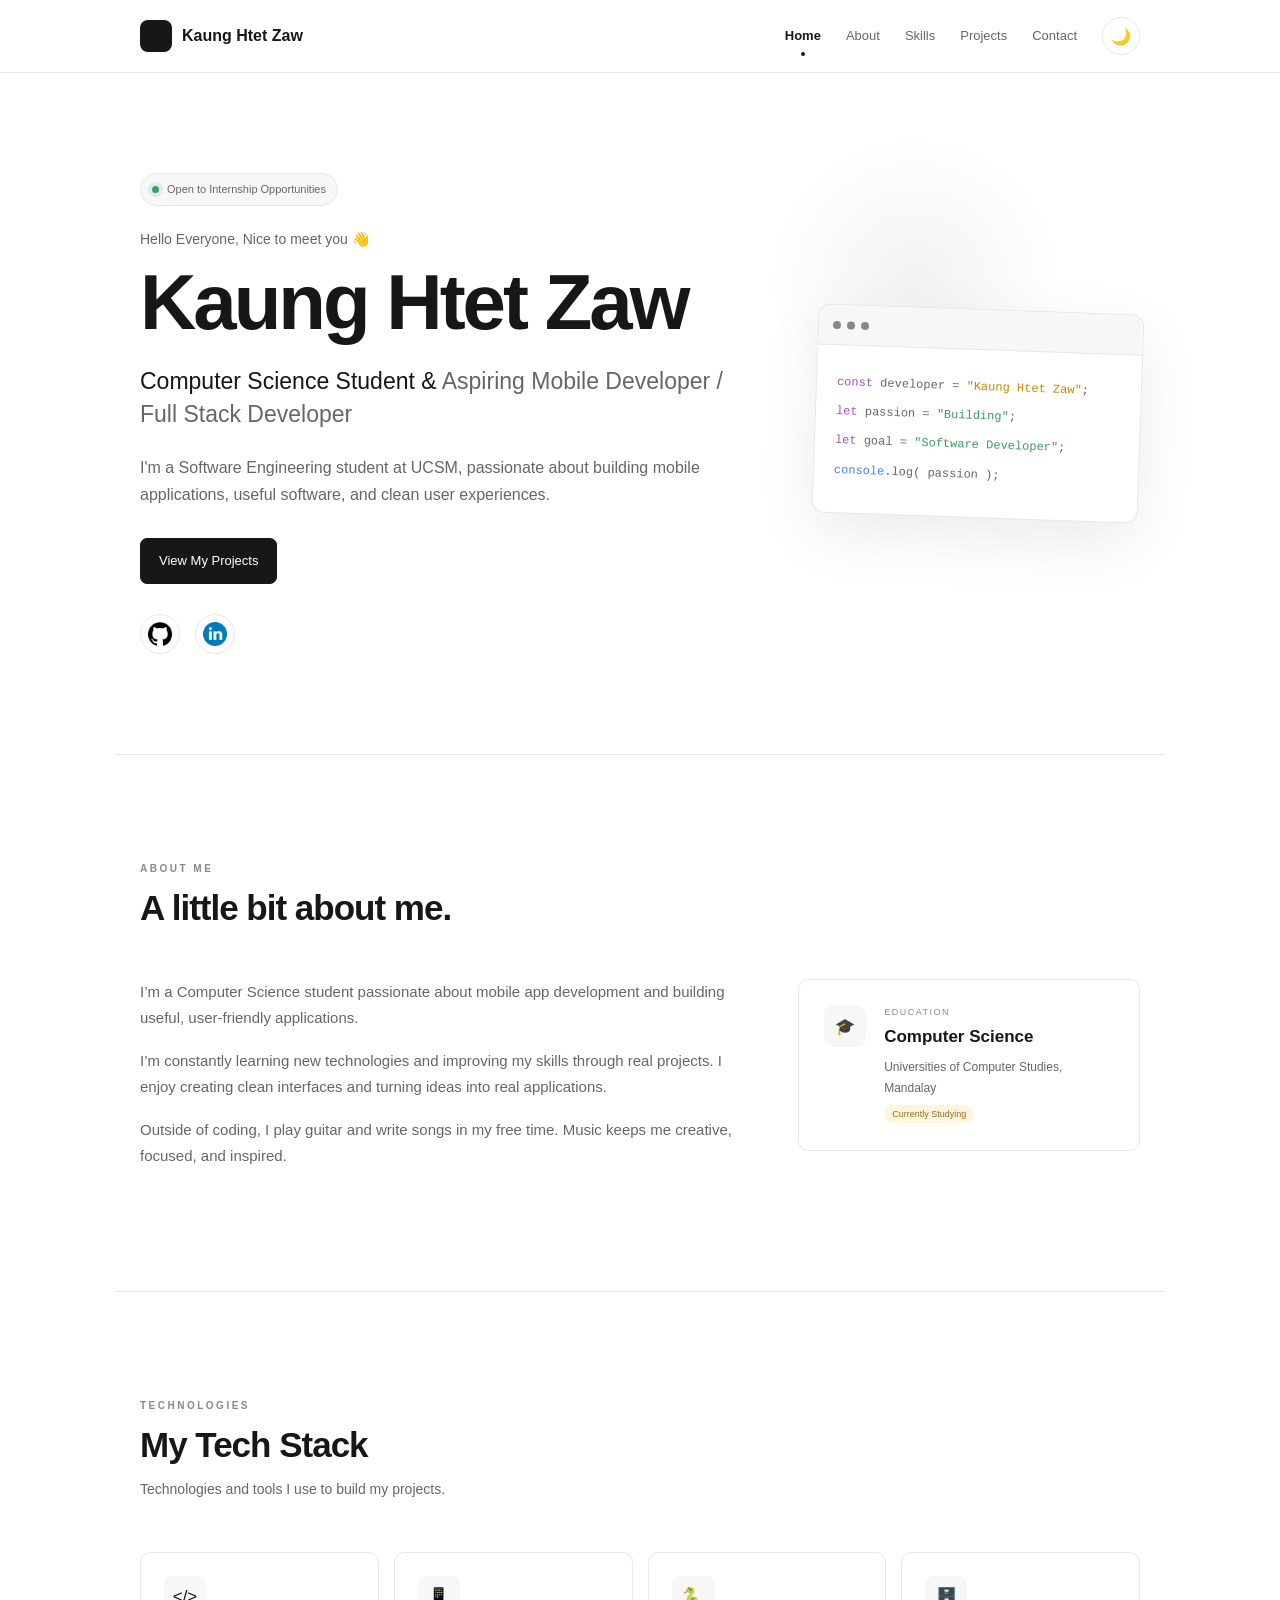
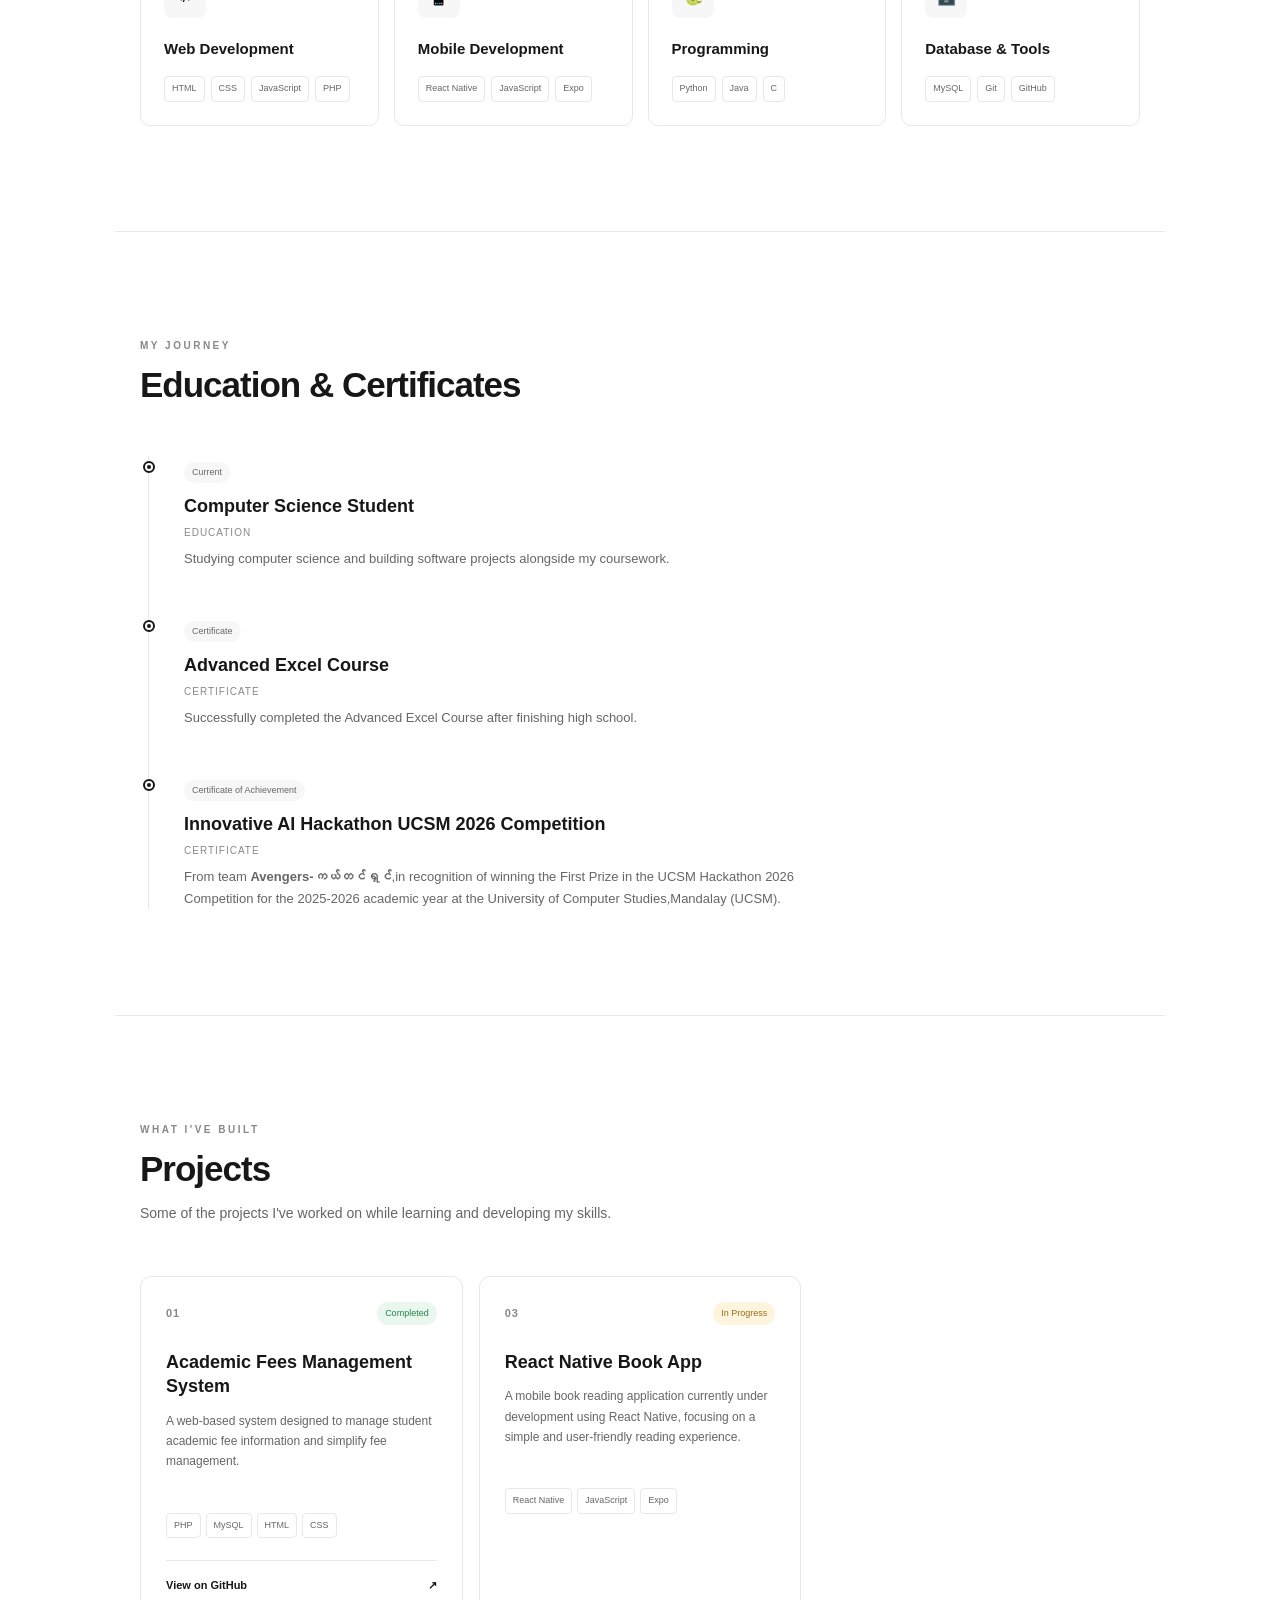
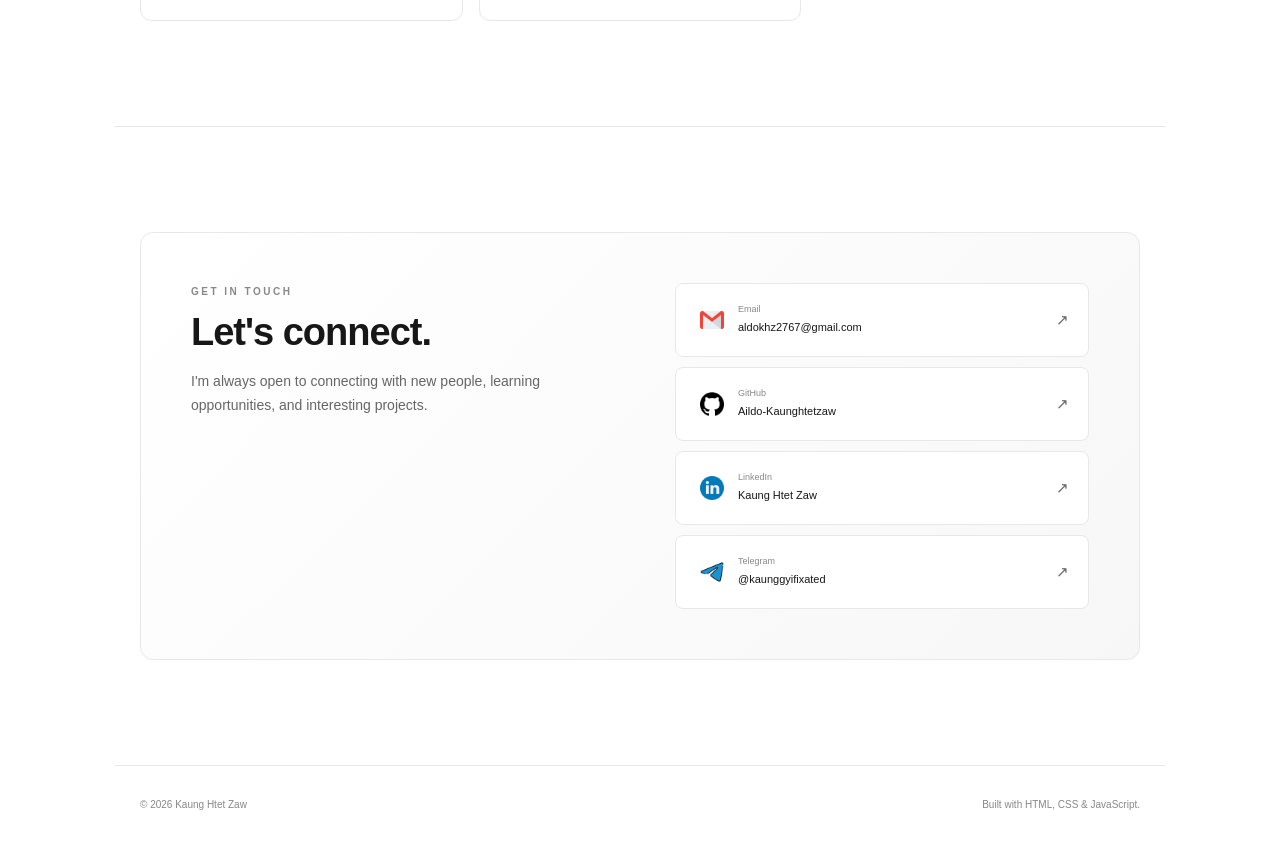
<file: index.html>
<!DOCTYPE html>
<html lang="en">

<head>
    <meta charset="UTF-8">
    <meta name="viewport" content="width=device-width, initial-scale=1.0">

    <meta
        name="description"
        content="Kaung Htet Zaw - Computer Science Student and Aspiring Mobile Developer / Full Stack Developer"
    >

    <title>Kaung Htet Zaw | Portfolio</title>

    <link rel="stylesheet" href="style.css">
</head>

<body>

    <!-- =========================
         NAVIGATION
    ========================== -->

    <header class="header">

        <nav class="navbar">

            <a href="#home" class="logo">
                <span></span>
                Kaung Htet Zaw
            </a>

            <div class="nav-right">

                <div class="nav-links">

                    <a href="#home" class="nav-link active">
                        Home
                    </a>

                    <a href="#about" class="nav-link">
                        About
                    </a>

                    <a href="#skills" class="nav-link">
                        Skills
                    </a>

                    <a href="#projects" class="nav-link">
                        Projects
                    </a>

                    <a href="#contact" class="nav-link">
                        Contact
                    </a>

                </div>

                <button
                    id="theme-toggle"
                    class="theme-toggle"
                    aria-label="Toggle dark mode"
                    title="Toggle theme"
                >
                    🌙
                </button>

            </div>

        </nav>

    </header>


    <!-- =========================
         HERO
    ========================== -->

    <main>

        <section id="home" class="hero">

            <div class="hero-content reveal">

                <div class="availability">
                    <span class="status-dot"></span>
                    Open to Internship Opportunities
                </div>

                <p class="hero-greeting">
                    Hello Everyone, Nice to meet you 👋
                </p>

                <h1>
                    Kaung Htet Zaw
                    <!-- <span>Zaw</span> -->
                </h1>

                <h2>
                    Computer Science Student &
                    <span>
                        Aspiring Mobile Developer / Full Stack Developer
                    </span>
                </h2>

                <p class="hero-description">
                    I'm a Software Engineering student at UCSM,
                    passionate about building mobile applications,
                    useful software, and clean user experiences.
                </p>

                <div class="hero-buttons">

                    <a href="#projects" class="btn primary">
                        View My Projects
                        <!-- <span>→</span> -->
                    </a>

                    <!-- <a
                        href="https://github.com/Aildo-Kaunghtetzaw"
                        target="_blank"
                        rel="noopener"
                        class="btn secondary"
                    >
                        Github
                    </a> -->

                </div>

                <div class="hero-socials">

                    <!-- <a href="mailto:aldokhz2767@gmail.com"
                    aria-label="Email"
                    >
                        <img src="images/gmail.png" alt="Gmail">
                    </a> -->

                    <a
                        href="https://github.com/Aildo-Kaunghtetzaw"
                        target="_blank"
                        rel="noopener"
                        aria-label="GitHub"
                    >
                       <img src="images/github.png" alt="Github">
                    </a>

                    <a
                        href="https://www.linkedin.com/in/kaung-htet-zaw-65b197430/"
                        target="_blank"
                        rel="noopener"
                        aria-label="LinkedIn"
                    >
                        <img src="images/linkedin.png" alt="LinkedIn">
                    </a>

                    <!-- <a
                        href="https://t.me/kaunggyifixated"
                        target="_blank"
                        rel="noopener"
                        aria-label="Telegram"
                    >
                        <img src="images/phone.png" alt="Telegram">
                    </a> -->

                </div>

            </div>


            <div class="hero-decoration">

                <div class="code-card">

                    <div class="code-header">
                        <span></span>
                        <span></span>
                        <span></span>
                    </div>

                    <div class="code-content">

                        <p>
                            <span class="purple">const</span>
                            developer
                            =
                            <span class="yellow">"Kaung Htet Zaw"</span>;
                        </p>

                        <p>
                            <span class="purple">let</span>
                            passion
                            =
                            <span class="green">"Building"</span>;
                        </p>

                        <p>
                            <span class="purple">let</span>
                            goal
                            =
                            <span class="green">"Software Developer"</span>;
                        </p>

                        <p>
                            <span class="blue">console</span>.log(
                            passion
                            );
                        </p>

                    </div>

                </div>

            </div>

        </section>


        <!-- =========================
             ABOUT
        ========================== -->

        <section id="about" class="section about-section">

            <div class="section-header reveal">

                <p class="section-label">
                    ABOUT ME
                </p>

                <h2>
                    A little bit about me.
                </h2>

            </div>


            <div class="about-grid">

                <div class="about-text reveal">

                    <p>
                        I’m a Computer Science student passionate about
                        mobile app development and building useful,
                        user-friendly applications.
                    </p>

                    <p>
                        I’m constantly learning new technologies and
                        improving my skills through real projects.
                        I enjoy creating clean interfaces and turning
                        ideas into real applications.
                    </p>

                    <p>
                        Outside of coding, I play guitar and write songs
                        in my free time. Music keeps me creative,
                        focused, and inspired.
                    </p>

                </div>


                <div class="education-card reveal">

                    <div class="card-icon">
                        🎓
                    </div>

                    <div>

                        <p class="card-label">
                            EDUCATION
                        </p>

                        <h3>
                            Computer Science
                        </h3>

                        <p>
                            Universities of Computer Studies,
                            Mandalay
                        </p>
                        
                        <span class="project-status progress">
                            Currently Studying
                        </span>

                    </div>

                </div>

            </div>

        </section>


        <!-- =========================
             SKILLS
        ========================== -->

        <section id="skills" class="section">

            <div class="section-header reveal">

                <p class="section-label">
                    TECHNOLOGIES
                </p>

                <h2>
                    My Tech Stack
                </h2>

                <p>
                    Technologies and tools I use to build my projects.
                </p>

            </div>


            <div class="skills-grid">

                <div class="skill-card reveal">

                    <div class="skill-icon">
                        &lt;/&gt;
                    </div>

                    <h3>
                        Web Development
                    </h3>

                    <div class="skill-tags">

                        <span>HTML</span>
                        <span>CSS</span>
                        <span>JavaScript</span>
                        <span>PHP</span>

                    </div>

                </div>


                <div class="skill-card reveal">

                    <div class="skill-icon">
                        📱
                    </div>

                    <h3>
                        Mobile Development
                    </h3>

                    <div class="skill-tags">

                        <span>React Native</span>
                        <span>JavaScript</span>
                        <span>Expo</span>

                    </div>

                </div>


                <div class="skill-card reveal">

                    <div class="skill-icon">
                        🐍
                    </div>

                    <h3>
                        Programming
                    </h3>

                    <div class="skill-tags">

                        <span>Python</span>
                        <span>Java</span>
                        <span>C</span>

                    </div>

                </div>


                <div class="skill-card reveal">

                    <div class="skill-icon">
                        🗄️
                    </div>

                    <h3>
                        Database & Tools
                    </h3>

                    <div class="skill-tags">

                        <span>MySQL</span>
                        <span>Git</span>
                        <span>GitHub</span>

                    </div>

                </div>

            </div>

        </section>


        <!-- =========================
             JOURNEY
        ========================== -->

        <section class="section journey-section">

            <div class="section-header reveal">

                <p class="section-label">
                    MY JOURNEY
                </p>

                <h2>
                    Education & Certificates
                </h2>

            </div>


            <div class="timeline">

                <div class="timeline-item reveal">

                    <div class="timeline-marker">
                        <span></span>
                    </div>

                    <div class="timeline-content">

                        <span class="timeline-date">
                            Current
                        </span>

                        <h3>
                            Computer Science Student
                        </h3>

                        <p class="timeline-type">
                            Education
                        </p>

                        <p>
                            Studying computer science and building
                            software projects alongside my coursework.
                        </p>

                    </div>

                </div>


                <div class="timeline-item reveal">

                    <div class="timeline-marker">
                        <span></span>
                    </div>

                    <div class="timeline-content">

                        <span class="timeline-date">
                            Certificate
                        </span>

                        <h3>
                            Advanced Excel Course
                        </h3>

                        <p class="timeline-type">
                            Certificate
                        </p>

                        <p>
                            Successfully completed the Advanced Excel
                            Course after finishing high school.
                        </p>

                    </div>

                </div>

                <div class="timeline-item reveal">

                    <div class="timeline-marker">
                        <span></span>
                    </div>

                    <div class="timeline-content">

                        <span class="timeline-date">
                            Certificate of Achievement
                        </span>

                        <h3>
                            Innovative AI Hackathon UCSM 2026 Competition
                        </h3>

                        <p class="timeline-type">
                            CERTIFICATE
                        </p>

                        <p>
                            From team <b>Avengers-ကယ်တင်ရှင်</b>,in recognition of winning the First Prize
                            in the UCSM Hackathon 2026 Competition for the 2025-2026 academic year at the 
                            University of Computer Studies,Mandalay (UCSM).
                        </p>

                    </div>

                </div>
                
                

            </div>

        </section>


        <!-- =========================
             PROJECTS
        ========================== -->

        <section id="projects" class="section">

            <div class="section-header reveal">

                <p class="section-label">
                    WHAT I'VE BUILT
                </p>

                <h2>
                    Projects
                </h2>

                <p>
                    Some of the projects I've worked on while learning
                    and developing my skills.
                </p>

            </div>


            <div class="projects-grid">


                <!-- AFMS -->

                <article class="project-card reveal">

                    <div class="project-top">

                        <div class="project-number">
                            01
                        </div>

                        <span class="project-status completed">
                            Completed
                        </span>

                    </div>

                    <h3>
                        Academic Fees Management System
                    </h3>

                    <p>
                        A web-based system designed to manage student
                        academic fee information and simplify fee
                        management.
                    </p>

                    <div class="project-tech">

                        <span>PHP</span>
                        <span>MySQL</span>
                        <span>HTML</span>
                        <span>CSS</span>

                    </div>

                    <a
                        href="https://github.com/Aildo-Kaunghtetzaw/Academic-Fees-Management-System-AFMS-"
                        target="_blank"
                        rel="noopener"
                        class="project-link"
                    >
                        View on GitHub
                        <span>↗</span>
                    </a>

                </article>

                <!-- Book App -->

                <article class="project-card reveal">

                    <div class="project-top">

                        <div class="project-number">
                            03
                        </div>

                        <span class="project-status progress">
                            In Progress
                        </span>

                    </div>

                    <h3>
                        React Native Book App
                    </h3>

                    <p>
                        A mobile book reading application currently
                        under development using React Native, focusing
                        on a simple and user-friendly reading experience.
                    </p>

                    <div class="project-tech">

                        <span>React Native</span>
                        <span>JavaScript</span>
                        <span>Expo</span>

                    </div>

                    <!-- <a
                        href="https://github.com/Aildo-Kaunghtetzaw"
                        target="_blank"
                        rel="noopener"
                        class="project-link"
                    >
                        View on GitHub
                        <span>↗</span>
                    </a> -->

                </article>

            </div>

        </section>


        <!-- =========================
             CONTACT
        ========================== -->

        <section id="contact" class="section contact-section">

            <div class="contact-box reveal">

                <div>

                    <p class="section-label">
                        GET IN TOUCH
                    </p>

                    <h2>
                        Let's connect.
                    </h2>

                    <p>
                        I'm always open to connecting with new people,
                        learning opportunities, and interesting projects.
                    </p>

                </div>


                <div class="contact-links">

                    <a href="mailto:aldokhz2767@gmail.com">

                        <span class="contact-icon">
                            <img src="images/gmail.png" alt="Gmail">
                        </span>

                        <div>
                            <small>Email</small>
                            <strong>
                                aldokhz2767@gmail.com
                            </strong>
                        </div>

                        <span class="contact-arrow">
                            ↗
                        </span>

                    </a>


                    <a
                        href="https://github.com/Aildo-Kaunghtetzaw"
                        target="_blank"
                        rel="noopener"
                    >

                        <span class="contact-icon">
                           <img src="images/github.png" alt="Github">
                        </span>

                        <div>
                            <small>GitHub</small>
                            <strong>
                                Aildo-Kaunghtetzaw
                            </strong>
                        </div>

                        <span class="contact-arrow">
                            ↗
                        </span>

                    </a>

                    <a
                        href="https://www.linkedin.com/in/kaung-htet-zaw-65b197430/"
                        target="_blank"
                        rel="noopener"
                    >

                        <span class="contact-icon">
                           <img src="images/linkedin.png" alt="LinkedIn">
                        </span>

                        <div>
                            <small>LinkedIn</small>
                            <strong>
                                Kaung Htet Zaw
                            </strong>
                        </div>

                        <span class="contact-arrow">
                            ↗
                        </span>

                    </a>


                    <a
                        href="https://t.me/kaunggyifixated"
                        target="_blank"
                        rel="noopener"
                    >

                        <span class="contact-icon">
                            <img src="images/phone.png" alt="Telegram">
                        </span>

                        <div>
                            <small>Telegram</small>
                            <strong>
                                @kaunggyifixated
                            </strong>
                        </div>

                        <span class="contact-arrow">
                            ↗
                        </span>

                    </a>

                </div>

            </div>

        </section>

    </main>


    <!-- =========================
         FOOTER
    ========================== -->

    <footer>

        <p>
            © <span id="current-year">2026</span>
            Kaung Htet Zaw
        </p>

        <p>
            Built with HTML, CSS & JavaScript.
        </p>

    </footer>


    <!-- Back to top -->

    <button
        id="back-to-top"
        class="back-to-top"
        aria-label="Back to top"
    >
        ↑
    </button>


    <script src="script.js"></script>

</body>

</html>
</file>
<file: style.css>
/* =========================
   RESET
========================= */

* {
    margin: 0;
    padding: 0;
    box-sizing: border-box;
}

html {
    scroll-behavior: smooth;
}

body {
    font-family:
        Inter,
        -apple-system,
        BlinkMacSystemFont,
        "Segoe UI",
        Arial,
        sans-serif;

    background: #ffffff;
    color: #171717;

    line-height: 1.7;

    transition:
        background-color 0.3s ease,
        color 0.3s ease;
}

body.dark-mode {
    background: #0d0d0f;
    color: #eeeeee;
}

a {
    color: inherit;
    text-decoration: none;
}

button {
    font-family: inherit;
}

::selection {
    background: #171717;
    color: #ffffff;
}


/* =========================
   VARIABLES
========================= */

:root {
    --text: #171717;
    --muted: #666666;
    --light-muted: #888888;

    --border: #e8e8e8;
    --card: #ffffff;
    --soft: #f7f7f7;

    --accent: #171717;
}

body.dark-mode {
    --text: #eeeeee;
    --muted: #a0a0a0;
    --light-muted: #777777;

    --border: #29292d;
    --card: #151518;
    --soft: #18181c;

    --accent: #ffffff;
}


/* =========================
   HEADER
========================= */

.header {
    position: sticky;

    top: 0;

    z-index: 1000;

    border-bottom: 1px solid var(--border);

    background: rgba(255, 255, 255, 0.88);

    /* backdrop-filter: blur(15px); */

    transition: 0.3s;
}

body.dark-mode .header {
    background: rgba(13, 13, 15, 0.88);
}

.navbar {
    max-width: 1050px;

    height: 72px;

    margin: auto;

    padding: 0 25px;

    display: flex;

    align-items: center;

    justify-content: space-between;
}

.logo {
    display: flex;

    align-items: center;

    gap: 10px;

    font-size: 16px;

    font-weight: 700;

    color: var(--text);
}

.logo span {
    width: 32px;
    height: 32px;

    display: flex;

    align-items: center;
    justify-content: center;

    border-radius: 8px;

    background: var(--text);

    color: #ffffff;

    font-size: 14px;
}

body.dark-mode .logo span {
    background: #eeeeee;
    color: #111111;
}

.nav-right {
    display: flex;

    align-items: center;

    gap: 25px;
}

.nav-links {
    display: flex;

    align-items: center;

    gap: 25px;
}

.nav-link {
    position: relative;

    font-size: 13px;

    color: var(--muted);

    transition: 0.25s;
}

.nav-link:hover {
    color: var(--text);
}

.nav-link.active {
    color: var(--text);

    font-weight: 600;
}

.nav-link.active::after {
    content: "";

    position: absolute;

    width: 4px;
    height: 4px;

    border-radius: 50%;

    background: var(--text);

    bottom: -9px;

    left: 50%;

    transform: translateX(-50%);
}


/* =========================
   THEME BUTTON
========================= */

.theme-toggle {
    width: 38px;
    height: 38px;

    border: 1px solid var(--border);

    border-radius: 50%;

    background: var(--card);

    color: var(--text);

    cursor: pointer;

    font-size: 16px;

    display: flex;

    align-items: center;
    justify-content: center;

    transition: 0.25s;
}

.theme-toggle:hover {
    transform: rotate(15deg);

    background: var(--soft);
}


/* =========================
   HERO
========================= */

.hero {
    max-width: 1050px;

    min-height: 680px;

    margin: auto;

    padding: 100px 25px;

    display: grid;

    grid-template-columns: 1.3fr 0.7fr;

    align-items: center;

    gap: 70px;

    position: relative;
}

.hero::before {
    content: "";

    position: absolute;

    width: 300px;
    height: 300px;

    border-radius: 50%;

    background:
        radial-gradient(
            circle,
            rgba(0, 0, 0, 0.05),
            transparent 70%
        );

    top: 60px;
    right: 100px;

    pointer-events: none;
}

body.dark-mode .hero::before {
    background:
        radial-gradient(
            circle,
            rgba(255, 255, 255, 0.06),
            transparent 70%
        );
}

.hero-content {
    position: relative;

    z-index: 2;
}

.availability {
    display: inline-flex;

    align-items: center;

    gap: 8px;

    padding: 6px 11px;

    border: 1px solid var(--border);

    border-radius: 30px;

    background: var(--soft);

    color: var(--muted);

    font-size: 11px;

    margin-bottom: 22px;
}

.status-dot {
    width: 7px;
    height: 7px;

    border-radius: 50%;

    background: #38a169;

    box-shadow: 0 0 0 4px rgba(56, 161, 105, 0.12);
}

.hero-greeting {
    color: var(--muted);

    font-size: 14px;

    margin-bottom: 12px;
}

.hero h1 {
    font-size: clamp(48px, 7vw, 78px);

    line-height: 1.02;

    letter-spacing: -3px;

    margin-bottom: 22px;
}

.hero h1 span {
    color: var(--muted);
}

.hero h2 {
    max-width: 680px;

    font-size: 23px;

    line-height: 1.45;

    font-weight: 500;
}

.hero h2 span {
    color: var(--muted);
}

.hero-description {
    max-width: 620px;

    color: var(--muted);

    font-size: 16px;

    margin-top: 22px;
}

.hero-buttons {
    display: flex;

    gap: 12px;

    margin-top: 30px;
}

.btn {
    display: inline-flex;

    align-items: center;

    gap: 9px;

    padding: 11px 18px;

    border-radius: 7px;

    border: 1px solid var(--text);

    font-size: 13px;

    transition:
        transform 0.25s,
        background 0.25s;
}

.btn:hover {
    transform: translateY(-2px);
}

.btn.primary {
    background: var(--text);

    color: #ffffff;
}

body.dark-mode .btn.primary {
    color: #111111;
}

.btn.secondary {
    border-color: var(--border);

    background: var(--card);

    color: var(--text);
}

.btn.secondary:hover {
    background: var(--soft);
}

.hero-socials {
    display: flex;

    gap: 9px;

    margin-top: 30px;
}

.hero-socials a {
    width: 34px;
    height: 34px;

    border: 1px solid var(--border);

    border-radius: 50%;

    display: flex;

    align-items: center;
    justify-content: center;

    font-size: 10px;

    font-weight: 600;

    color: var(--muted);

    transition: 0.25s;
}

.hero-socials a:hover {
    color: var(--text);

    border-color: var(--text);

    transform: translateY(-3px);
}


/* =========================
   CODE CARD
========================= */

.hero-decoration {
    display: flex;

    justify-content: center;

    position: relative;
}

.code-card {
    width: 100%;

    max-width: 360px;

    border: 1px solid var(--border);

    border-radius: 12px;

    overflow: hidden;

    background: var(--card);

    box-shadow:
        0 20px 60px rgba(0, 0, 0, 0.08);

    transform: rotate(2deg);

    transition: 0.3s;
}

.code-card:hover {
    transform:
        rotate(0deg)
        translateY(-5px);
}

body.dark-mode .code-card {
    box-shadow:
        0 20px 60px rgba(0, 0, 0, 0.3);
}

.code-header {
    height: 40px;

    display: flex;

    align-items: center;

    gap: 6px;

    padding: 0 14px;

    border-bottom: 1px solid var(--border);

    background: var(--soft);
}

.code-header span {
    width: 8px;
    height: 8px;

    border-radius: 50%;

    background: var(--light-muted);
}

.code-content {
    padding: 25px 20px;

    font-family:
        "Courier New",
        monospace;

    font-size: 12px;

    line-height: 2.1;

    color: var(--muted);
}

.code-content p {
    margin-bottom: 4px;
}

.purple {
    color: #9b59b6;
}

.yellow {
    color: #c48a00;
}

.green {
    color: #3c9b61;
}

.blue {
    color: #4285f4;
}


/* =========================
   SECTIONS
========================= */

.section {
    max-width: 1050px;

    margin: auto;

    padding: 105px 25px;

    border-top: 1px solid var(--border);
}

.section-header {
    max-width: 700px;

    margin-bottom: 50px;
}

.section-label {
    color: var(--light-muted);

    font-size: 10px;

    letter-spacing: 2.5px;

    font-weight: 600;

    margin-bottom: 10px;
}

.section h2 {
    font-size: 35px;

    line-height: 1.2;

    letter-spacing: -1px;

    margin-bottom: 12px;
}

.section-header > p:last-child {
    color: var(--muted);

    font-size: 14px;
}


/* =========================
   ABOUT
========================= */

.about-grid {
    display: grid;

    grid-template-columns: 1.4fr 0.8fr;

    gap: 60px;

    align-items: start;
}

.about-text p {
    color: var(--muted);

    font-size: 15px;

    margin-bottom: 18px;
}

.education-card {
    display: flex;

    gap: 18px;

    padding: 25px;

    border: 1px solid var(--border);

    border-radius: 10px;

    background: var(--card);

    transition: 0.25s;
}

.education-card:hover {
    transform: translateY(-3px);

    border-color: var(--text);
}

.card-icon {
    width: 42px;
    height: 42px;

    flex-shrink: 0;

    border-radius: 9px;

    background: var(--soft);

    display: flex;

    align-items: center;
    justify-content: center;
}

.card-label {
    color: var(--light-muted);

    font-size: 9px;

    letter-spacing: 1.5px;

    margin-bottom: 3px;
}

.education-card h3 {
    font-size: 17px;

    margin-bottom: 5px;
}

.education-card p:not(.card-label) {
    color: var(--muted);

    font-size: 12px;
}

.education-status {
    display: inline-block;

    margin-top: 13px;

    padding: 4px 8px;

    border-radius: 20px;

    background: var(--soft);

    color: var(--muted);

    font-size: 9px;
}


/* =========================
   SKILLS
========================= */

.skills-grid {
    display: grid;

    grid-template-columns:
        repeat(4, 1fr);

    gap: 15px;
}

.skill-card {
    padding: 23px;

    border: 1px solid var(--border);

    border-radius: 10px;

    background: var(--card);

    transition: 0.25s;
}

.skill-card:hover {
    transform: translateY(-5px);

    border-color: var(--text);

    box-shadow:
        0 12px 30px rgba(0, 0, 0, 0.05);
}

body.dark-mode .skill-card:hover {
    box-shadow:
        0 12px 30px rgba(0, 0, 0, 0.2);
}

.skill-icon {
    width: 42px;
    height: 42px;

    display: flex;

    align-items: center;
    justify-content: center;

    border-radius: 8px;

    background: var(--soft);

    color: var(--text);

    font-size: 17px;

    margin-bottom: 18px;
}

.skill-card h3 {
    font-size: 15px;

    margin-bottom: 15px;
}

.skill-tags {
    display: flex;

    flex-wrap: wrap;

    gap: 6px;
}

.skill-tags span {
    padding: 4px 7px;

    border: 1px solid var(--border);

    border-radius: 4px;

    color: var(--muted);

    font-size: 9px;
}


/* =========================
   TIMELINE
========================= */

.timeline {
    max-width: 750px;

    border-left: 1px solid var(--border);

    margin-left: 8px;

    padding-left: 35px;
}

.timeline-item {
    position: relative;

    margin-bottom: 45px;
}

.timeline-item:last-child {
    margin-bottom: 0;
}

.timeline-marker {
    position: absolute;

    left: -41px;

    top: 5px;

    width: 12px;
    height: 12px;

    border-radius: 50%;

    background: var(--card);

    border: 2px solid var(--text);

    display: flex;

    align-items: center;
    justify-content: center;
}

.timeline-marker span {
    width: 4px;
    height: 4px;

    background: var(--text);

    border-radius: 50%;
}

.timeline-date {
    display: inline-block;

    padding: 3px 8px;

    border-radius: 20px;

    background: var(--soft);

    color: var(--muted);

    font-size: 9px;

    margin-bottom: 8px;
}

.timeline-content h3 {
    font-size: 18px;

    margin-bottom: 2px;
}

.timeline-type {
    color: var(--light-muted);

    font-size: 10px;

    text-transform: uppercase;

    letter-spacing: 1px;
}

.timeline-content > p:last-child {
    max-width: 650px;

    color: var(--muted);

    font-size: 13px;

    margin-top: 7px;
}


/* =========================
   PROJECTS
========================= */

.projects-grid {
    display: grid;

    grid-template-columns:
        repeat(3, 1fr);

    gap: 16px;
}

.project-card {
    position: relative;

    padding: 25px;

    border: 1px solid var(--border);

    border-radius: 11px;

    background: var(--card);

    transition:
        transform 0.3s,
        border-color 0.3s,
        box-shadow 0.3s;
}

.project-card:hover {
    transform: translateY(-6px);

    border-color: var(--text);

    box-shadow:
        0 15px 35px rgba(0, 0, 0, 0.06);
}

body.dark-mode .project-card:hover {
    box-shadow:
        0 15px 35px rgba(0, 0, 0, 0.25);
}

.project-top {
    display: flex;

    align-items: center;

    justify-content: space-between;

    margin-bottom: 25px;
}

.project-number {
    color: var(--light-muted);

    font-size: 11px;

    font-weight: 600;

    letter-spacing: 1px;
}

.project-status {
    padding: 4px 8px;

    border-radius: 20px;

    font-size: 9px;
}

.project-status.completed {
    background: #e9f7ef;

    color: #27824a;
}

.project-status.project {
    background: #f1f1f1;

    color: #666666;
}

.project-status.progress {
    background: #fff5df;

    color: #9a6b16;
}

body.dark-mode .project-status.completed {
    background: #173a27;

    color: #6fd69a;
}

body.dark-mode .project-status.project {
    background: #29292d;

    color: #aaaaaa;
}

body.dark-mode .project-status.progress {
    background: #3a301c;

    color: #dcb55d;
}

.project-card h3 {
    font-size: 18px;

    line-height: 1.35;

    margin-bottom: 12px;
}

.project-card > p {
    color: var(--muted);

    font-size: 12px;

    line-height: 1.7;

    min-height: 82px;
}

.project-tech {
    display: flex;

    flex-wrap: wrap;

    gap: 5px;

    margin-top: 20px;

    margin-bottom: 22px;
}

.project-tech span {
    padding: 4px 7px;

    border: 1px solid var(--border);

    border-radius: 4px;

    color: var(--muted);

    font-size: 9px;
}

.project-link {
    display: flex;

    align-items: center;

    justify-content: space-between;

    padding-top: 15px;

    border-top: 1px solid var(--border);

    font-size: 11px;

    font-weight: 600;

    transition: 0.2s;
}

.project-link:hover {
    color: var(--muted);
}


/* =========================
   CONTACT
========================= */

.contact-box {
    display: grid;

    grid-template-columns: 1fr 1fr;

    gap: 70px;

    padding: 50px;

    border: 1px solid var(--border);

    border-radius: 13px;

    background:
        linear-gradient(
            135deg,
            var(--card),
            var(--soft)
        );
}

.contact-box h2 {
    font-size: 38px;

    margin-bottom: 15px;
}

.contact-box > div:first-child > p:last-child {
    color: var(--muted);

    font-size: 14px;

    max-width: 420px;
}

.contact-links {
    display: flex;

    flex-direction: column;

    gap: 10px;
}

.contact-links a {
    display: grid;

    grid-template-columns: 38px 1fr 20px;

    align-items: center;

    gap: 12px;

    padding: 12px;

    border: 1px solid var(--border);

    border-radius: 8px;

    background: var(--card);

    transition: 0.25s;
}

.contact-links a:hover {
    transform: translateX(4px);

    border-color: var(--text);
    border-color:#96584e;
}

.contact-icon {
    width: 48px;
    height: 48px;
    min-width: 48px;

    display: flex;
    align-items: center;
    justify-content: center;

    overflow: hidden;
}

.contact-icon img {
    width: 24px;
    height: 24px;
    max-width: 24px;
    max-height: 24px;

    object-fit: contain;
    display: block;
}

.contact-links small {
    display: block;

    color: var(--light-muted);

    font-size: 9px;

    margin-bottom: 1px;
}

.contact-links strong {
    display: block;

    font-size: 11px;

    font-weight: 500;
}

.contact-arrow {
    color: var(--muted);

    font-size: 15px;
}


/* =========================
   FOOTER
========================= */

footer {
    max-width: 1050px;

    margin: auto;

    padding: 30px 25px;

    border-top: 1px solid var(--border);

    display: flex;

    align-items: center;

    justify-content: space-between;

    color: var(--light-muted);

    font-size: 10px;
}


/* =========================
   BACK TO TOP
========================= */

.back-to-top {
    position: fixed;

    right: 25px;
    bottom: 25px;

    width: 40px;
    height: 40px;

    border: 1px solid var(--border);

    border-radius: 50%;

    background: var(--card);

    color: var(--text);

    cursor: pointer;

    font-size: 17px;

    opacity: 0;

    visibility: hidden;

    transform: translateY(10px);

    transition: 0.25s;

    z-index: 900;
}

.back-to-top.show {
    opacity: 1;

    visibility: visible;

    transform: translateY(0);
}

.back-to-top:hover {
    transform: translateY(-3px);
}


/* =========================
   REVEAL ANIMATION
========================= */

.reveal {
    opacity: 0;

    transform: translateY(25px);

    transition:
        opacity 0.7s ease,
        transform 0.7s ease;
}

.reveal.visible {
    opacity: 1;

    transform: translateY(0);
}
.hero-socials {
    display: flex;
    align-items: center;
    gap: 15px;
}

.hero-socials a {
    width: 40px;
    height: 40px;

    display: flex;
    align-items: center;
    justify-content: center;

    border-radius: 50%;
    transition: 0.3s ease;
}

.hero-socials img {
    width: 24px;
    height: 24px;
    object-fit: contain;
}

.hero-socials a:hover {
    transform: translateY(-3px);
}

.hero-socials img:hover {
    transform: scale(1.1);
}


/* =========================
   MOBILE
========================= */

@media (max-width: 850px) {

    .hero {
        grid-template-columns: 1fr;

        min-height: auto;

        padding-top: 90px;

        gap: 50px;
    }

    .hero-decoration {
        justify-content: flex-start;
    }

    .code-card {
        max-width: 500px;
    }

    .skills-grid {
        grid-template-columns:
            repeat(2, 1fr);
    }

    .projects-grid {
        grid-template-columns: 1fr;
    }

    .project-card > p {
        min-height: auto;
    }

    .contact-box {
        grid-template-columns: 1fr;

        gap: 40px;
    }

}


@media (max-width: 700px) {

    .navbar {
        height: 64px;

        padding: 0 18px;
    }

    .nav-links {
        display: none;
    }

    .nav-right {
        gap: 0;
    }

    .hero {
        padding:
            75px
            18px
            80px;
    }

    .hero h1 {
        font-size: 48px;

        letter-spacing: -2px;
    }

    .hero h2 {
        font-size: 19px;
    }

    .hero-description {
        font-size: 14px;
    }

    .hero-buttons {
        flex-wrap: wrap;
    }

    .section {
        padding:
            80px
            18px;
    }

    .section h2 {
        font-size: 30px;
    }

    .about-grid {
        grid-template-columns: 1fr;

        gap: 35px;
    }

    .skills-grid {
        grid-template-columns: 1fr;
    }

    .contact-box {
        padding: 30px 22px;
    }

    .contact-box h2 {
        font-size: 32px;
    }

    footer {
        padding: 25px 18px;

        flex-direction: column;

        align-items: flex-start;

        gap: 5px;
    }

    .back-to-top {
        right: 18px;

        bottom: 18px;
    }

}


@media (max-width: 400px) {

    .hero h1 {
        font-size: 42px;
    }

    .availability {
        font-size: 9px;
    }

    .code-content {
        font-size: 10px;
    }

}
</file>
